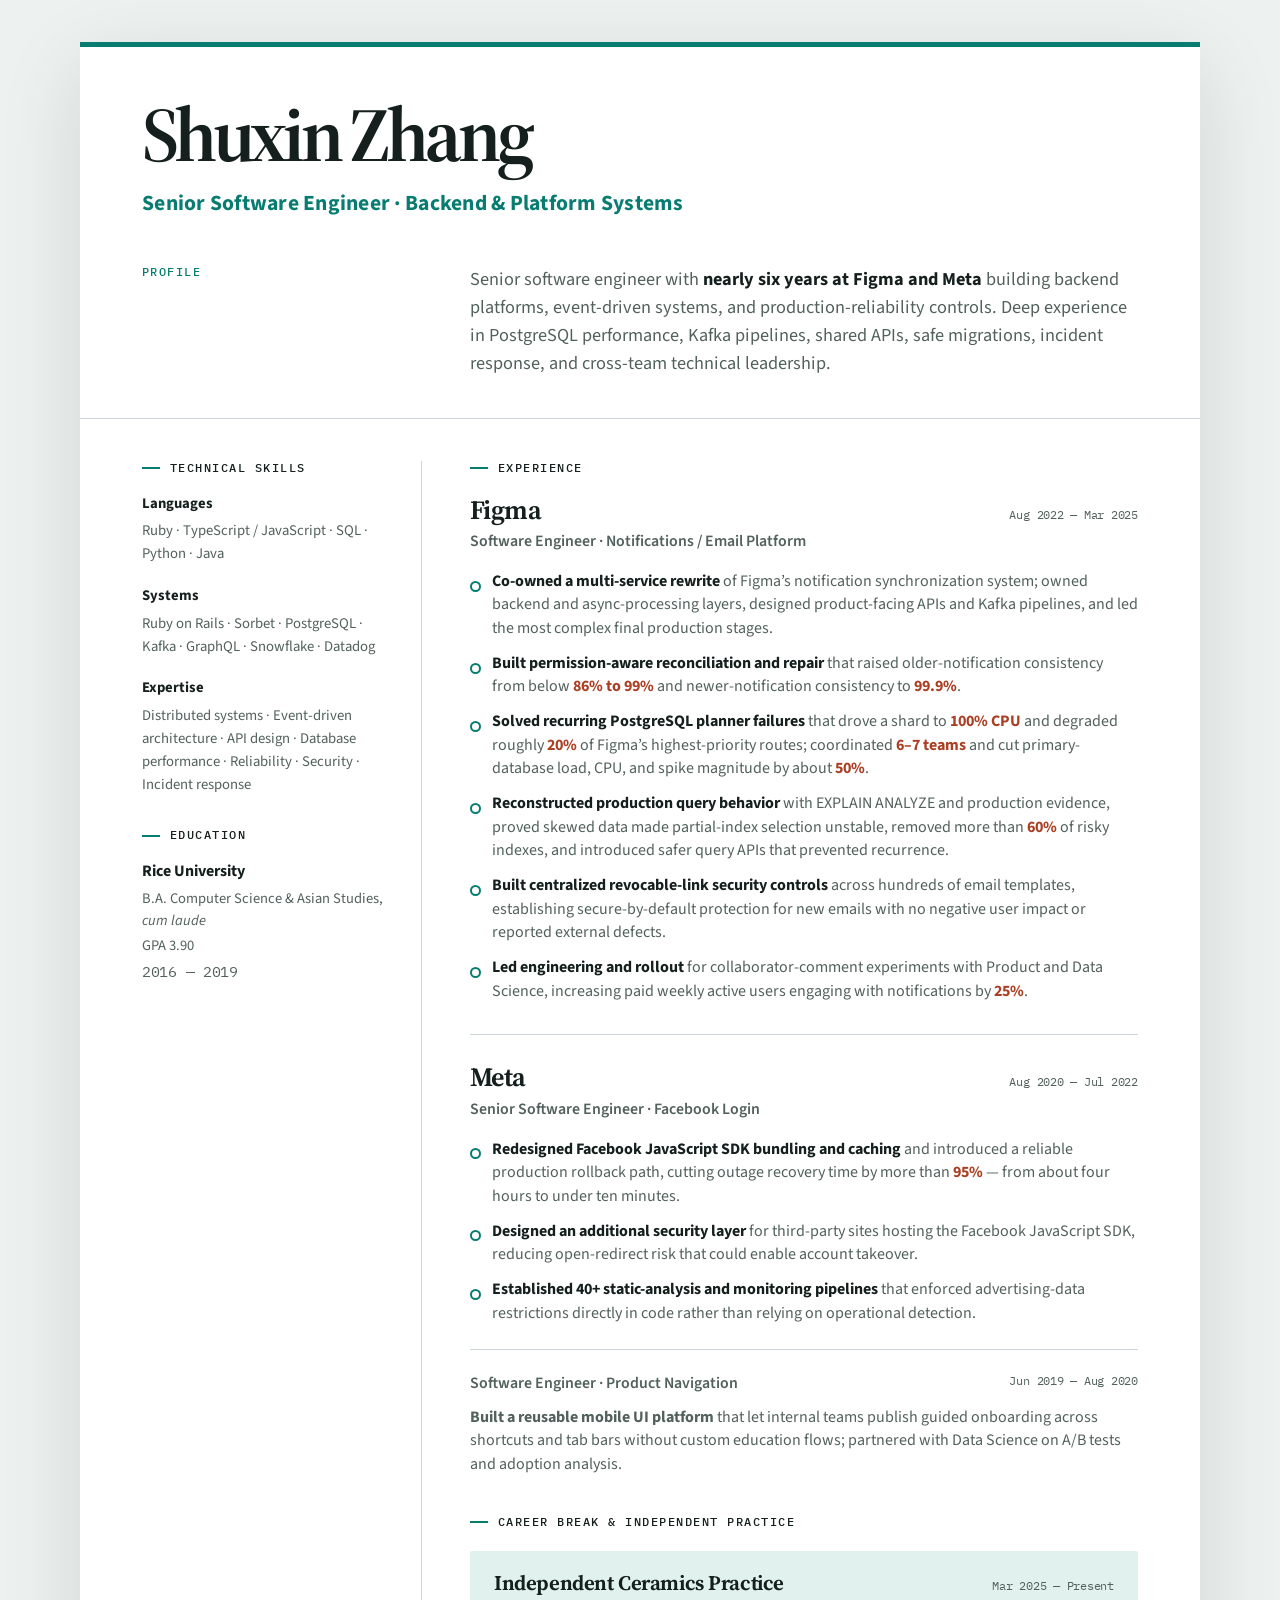
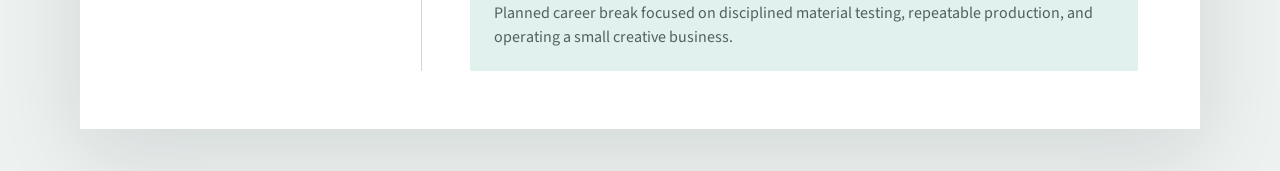
<file: index.html>
<!doctype html>
<html lang="en">
<head>
  <meta charset="utf-8" />
  <meta name="viewport" content="width=device-width, initial-scale=1, viewport-fit=cover" />
  <meta name="color-scheme" content="light dark" />
  <link rel="icon" href="data:," />
  <link rel="preconnect" href="https://fonts.googleapis.com" />
  <link rel="preconnect" href="https://fonts.gstatic.com" crossorigin />
  <link href="https://fonts.googleapis.com/css2?family=IBM+Plex+Mono:wght@500&family=Source+Sans+3:ital,wght@0,400;0,600;0,700;1,400&family=Source+Serif+4:opsz,wght@8..60,650&display=swap" rel="stylesheet" />
  <title>Shuxin Zhang — Senior Software Engineer</title>
  <style>
    :root {
      color-scheme: light dark;
      --page: #edf1f0;
      --paper: #ffffff;
      --ink: #15201e;
      --muted: #52615d;
      --line: #ced8d5;
      --accent: #087c70;
      --accent-soft: #e1f1ee;
      --metric: #aa3f23;
      --shadow: 0 24px 80px rgba(18, 40, 35, .12);
    }

    @media (prefers-color-scheme: dark) {
      :root {
        --page: #0d1211;
        --paper: #141b19;
        --ink: #edf4f1;
        --muted: #aebdb8;
        --line: #34423e;
        --accent: #66d6c6;
        --accent-soft: #173733;
        --metric: #ff9b78;
        --shadow: 0 28px 90px rgba(0, 0, 0, .34);
      }
    }

    * { box-sizing: border-box; }
    html { background: var(--page); }
    body {
      margin: 0;
      min-width: 320px;
      background:
        linear-gradient(90deg, transparent calc(50% - 1px), color-mix(in srgb, var(--line) 34%, transparent) 50%, transparent calc(50% + 1px)),
        var(--page);
      color: var(--ink);
      font-family: "Source Sans 3", sans-serif;
      font-size: 16px;
      line-height: 1.48;
      text-rendering: optimizeLegibility;
      -webkit-font-smoothing: antialiased;
    }

    .resume {
      width: min(1120px, calc(100% - 48px));
      margin: 42px auto;
      background: var(--paper);
      box-shadow: var(--shadow);
      border-top: 5px solid var(--accent);
    }

    .masthead {
      display: grid;
      grid-template-columns: 280px minmax(0, 1fr);
      gap: 48px;
      padding: 54px 62px 40px;
      border-bottom: 1px solid var(--line);
    }

    .identity { grid-column: 1 / -1; }

    h1 {
      margin: 0;
      font-family: "Source Serif 4", serif;
      font-size: clamp(3.1rem, 6vw, 5.8rem);
      line-height: .88;
      letter-spacing: -.055em;
      font-weight: 650;
    }

    .role {
      margin: 21px 0 0;
      color: var(--accent);
      font-size: clamp(1.05rem, 2vw, 1.35rem);
      line-height: 1.25;
      font-weight: 700;
      letter-spacing: .012em;
    }

    .summary-label,
    .section-title {
      font-family: "IBM Plex Mono", monospace;
      font-size: .72rem;
      line-height: 1.3;
      letter-spacing: .13em;
      text-transform: uppercase;
      font-weight: 500;
    }

    .summary-label {
      margin: 0 0 10px;
      color: var(--accent);
    }

    .summary {
      margin: 0;
      max-width: 725px;
      font-size: 1.14rem;
      line-height: 1.55;
      color: var(--muted);
    }

    .summary strong { color: var(--ink); font-weight: 700; }

    .content {
      display: grid;
      grid-template-columns: 280px minmax(0, 1fr);
      gap: 48px;
      padding: 42px 62px 58px;
    }

    .sidebar {
      border-right: 1px solid var(--line);
      padding-right: 34px;
    }

    .section-title {
      margin: 0 0 17px;
      color: var(--ink);
      display: flex;
      align-items: center;
      gap: 10px;
    }

    .section-title::before {
      content: "";
      width: 18px;
      height: 2px;
      flex: 0 0 auto;
      background: var(--accent);
    }

    .skills + .skills,
    .sidebar-section + .sidebar-section { margin-top: 32px; }

    .skill-group + .skill-group { margin-top: 19px; }
    .skill-group h3 {
      margin: 0 0 6px;
      font-size: .92rem;
      font-weight: 700;
    }
    .skill-group p {
      margin: 0;
      color: var(--muted);
      font-size: .92rem;
      line-height: 1.55;
    }

    .education-name {
      margin: 0;
      font-weight: 700;
      font-size: 1rem;
    }
    .education-detail,
    .education-date {
      margin: 4px 0 0;
      color: var(--muted);
      font-size: .91rem;
    }
    .education-date,
    .period {
      font-family: "IBM Plex Mono", monospace;
      letter-spacing: -.02em;
    }

    .main-section + .main-section { margin-top: 38px; }
    .main-section > .section-title { margin-bottom: 21px; }

    .job + .job {
      margin-top: 31px;
      padding-top: 29px;
      border-top: 1px solid var(--line);
    }

    .job-head {
      display: grid;
      grid-template-columns: minmax(0, 1fr) auto;
      gap: 14px 20px;
      align-items: baseline;
      margin-bottom: 16px;
    }

    .company {
      margin: 0;
      font-family: "Source Serif 4", serif;
      font-size: 1.65rem;
      line-height: 1.05;
      font-weight: 650;
      letter-spacing: -.02em;
    }

    .job-title {
      margin: 6px 0 0;
      color: var(--muted);
      font-size: .99rem;
      font-weight: 600;
    }

    .period {
      margin: 0;
      color: var(--muted);
      font-size: .74rem;
      white-space: nowrap;
    }

    .bullets {
      list-style: none;
      padding: 0;
      margin: 0;
    }

    .bullets li {
      position: relative;
      margin: 0;
      padding-left: 22px;
      color: var(--muted);
    }

    .bullets li + li { margin-top: 11px; }

    .bullets li::before {
      content: "";
      position: absolute;
      left: 0;
      top: .68em;
      width: 7px;
      height: 7px;
      border: 2px solid var(--accent);
      border-radius: 50%;
    }

    .bullets strong {
      color: var(--ink);
      font-weight: 700;
    }

    .metric {
      color: var(--metric);
      font-weight: 700;
      white-space: nowrap;
    }

    .compact-job {
      display: grid;
      grid-template-columns: minmax(0, 1fr) auto;
      gap: 14px 20px;
      padding-top: 22px;
      margin-top: 24px;
      border-top: 1px solid var(--line);
    }

    .compact-job p { margin: 0; }
    .compact-job .description {
      grid-column: 1 / -1;
      color: var(--muted);
      margin-top: -4px;
    }

    .break-note {
      padding: 21px 24px;
      background: var(--accent-soft);
      border-radius: 2px;
    }
    .break-note .job-head { margin-bottom: 8px; }
    .break-note .company { font-size: 1.3rem; }
    .break-note p:last-child { margin: 0; color: var(--muted); }

    .quiet-footer {
      display: none;
    }

    @media (max-width: 820px) {
      body { background: var(--page); }
      .resume {
        width: min(100% - 24px, 640px);
        margin: 12px auto;
      }
      .masthead,
      .content {
        grid-template-columns: 1fr;
        gap: 30px;
        padding-left: clamp(24px, 7vw, 42px);
        padding-right: clamp(24px, 7vw, 42px);
      }
      .masthead { padding-top: 42px; }
      h1 { font-size: clamp(3rem, 16vw, 5rem); }
      .sidebar {
        border-right: 0;
        border-bottom: 1px solid var(--line);
        padding: 0 0 33px;
        display: grid;
        grid-template-columns: 1fr 1fr;
        gap: 30px;
      }
      .sidebar-section + .sidebar-section { margin-top: 0; }
    }

    @media (max-width: 540px) {
      .resume {
        width: 100%;
        margin: 0;
        border-top-width: 4px;
        box-shadow: none;
      }
      .masthead { padding-top: 36px; padding-bottom: 31px; }
      .content { padding-top: 32px; padding-bottom: 42px; }
      h1 { font-size: 3.65rem; }
      .role { margin-top: 16px; }
      .summary { font-size: 1.04rem; }
      .sidebar { grid-template-columns: 1fr; gap: 29px; }
      .job-head,
      .compact-job { grid-template-columns: 1fr; gap: 7px; }
      .period { white-space: normal; }
      .compact-job .description { grid-column: 1; margin-top: 3px; }
      .company { font-size: 1.45rem; }
      .bullets li { padding-left: 20px; }
      .break-note { padding: 20px; }
    }

    @media print {
      @page { size: letter; margin: 0; }
      :root {
        --page: #fff;
        --paper: #fff;
        --ink: #111917;
        --muted: #37443f;
        --line: #c9d2cf;
        --accent: #087c70;
        --accent-soft: #edf7f5;
        --metric: #8e321c;
      }
      body { background: #fff; font-size: 10.5pt; }
      .resume {
        width: 8.5in;
        margin: 0;
        box-shadow: none;
        break-inside: avoid;
      }
      .masthead { padding: .42in .55in .28in; gap: .32in; grid-template-columns: 2in 1fr; }
      .content { padding: .28in .55in .38in; gap: .32in; grid-template-columns: 2in 1fr; }
      h1 { font-size: 38pt; }
      .summary { font-size: 10.4pt; }
      .sidebar { padding-right: .24in; }
      .job + .job { margin-top: 17px; padding-top: 16px; }
      .bullets li + li { margin-top: 5px; }
      .main-section + .main-section { margin-top: 22px; }
    }
  </style>
</head>
<body>
  <main class="resume">
    <header class="masthead">
      <div class="identity">
        <h1>Shuxin Zhang</h1>
        <p class="role">Senior Software Engineer · Backend &amp; Platform Systems</p>
      </div>
      <p class="summary-label">Profile</p>
      <p class="summary">
        Senior software engineer with <strong>nearly six years at Figma and Meta</strong> building backend platforms, event-driven systems, and production-reliability controls. Deep experience in PostgreSQL performance, Kafka pipelines, shared APIs, safe migrations, incident response, and cross-team technical leadership.
      </p>
    </header>

    <div class="content">
      <aside class="sidebar" aria-label="Skills and education">
        <section class="sidebar-section">
          <h2 class="section-title">Technical skills</h2>
          <div class="skill-group">
            <h3>Languages</h3>
            <p>Ruby · TypeScript / JavaScript · SQL · Python · Java</p>
          </div>
          <div class="skill-group">
            <h3>Systems</h3>
            <p>Ruby on Rails · Sorbet · PostgreSQL · Kafka · GraphQL · Snowflake · Datadog</p>
          </div>
          <div class="skill-group">
            <h3>Expertise</h3>
            <p>Distributed systems · Event-driven architecture · API design · Database performance · Reliability · Security · Incident response</p>
          </div>
        </section>

        <section class="sidebar-section">
          <h2 class="section-title">Education</h2>
          <p class="education-name">Rice University</p>
          <p class="education-detail">B.A. Computer Science &amp; Asian Studies, <em>cum laude</em></p>
          <p class="education-detail">GPA 3.90</p>
          <p class="education-date">2016 — 2019</p>
        </section>
      </aside>

      <div>
        <section class="main-section" aria-labelledby="experience-title">
          <h2 class="section-title" id="experience-title">Experience</h2>

          <article class="job">
            <div class="job-head">
              <div>
                <h3 class="company">Figma</h3>
                <p class="job-title">Software Engineer · Notifications / Email Platform</p>
              </div>
              <p class="period">Aug 2022 — Mar 2025</p>
            </div>
            <ul class="bullets">
              <li><strong>Co-owned a multi-service rewrite</strong> of Figma’s notification synchronization system; owned backend and async-processing layers, designed product-facing APIs and Kafka pipelines, and led the most complex final production stages.</li>
              <li><strong>Built permission-aware reconciliation and repair</strong> that raised older-notification consistency from below <span class="metric">86% to 99%</span> and newer-notification consistency to <span class="metric">99.9%</span>.</li>
              <li><strong>Solved recurring PostgreSQL planner failures</strong> that drove a shard to <span class="metric">100% CPU</span> and degraded roughly <span class="metric">20%</span> of Figma’s highest-priority routes; coordinated <span class="metric">6–7 teams</span> and cut primary-database load, CPU, and spike magnitude by about <span class="metric">50%</span>.</li>
              <li><strong>Reconstructed production query behavior</strong> with EXPLAIN ANALYZE and production evidence, proved skewed data made partial-index selection unstable, removed more than <span class="metric">60%</span> of risky indexes, and introduced safer query APIs that prevented recurrence.</li>
              <li><strong>Built centralized revocable-link security controls</strong> across hundreds of email templates, establishing secure-by-default protection for new emails with no negative user impact or reported external defects.</li>
              <li><strong>Led engineering and rollout</strong> for collaborator-comment experiments with Product and Data Science, increasing paid weekly active users engaging with notifications by <span class="metric">25%</span>.</li>
            </ul>
          </article>

          <article class="job">
            <div class="job-head">
              <div>
                <h3 class="company">Meta</h3>
                <p class="job-title">Senior Software Engineer · Facebook Login</p>
              </div>
              <p class="period">Aug 2020 — Jul 2022</p>
            </div>
            <ul class="bullets">
              <li><strong>Redesigned Facebook JavaScript SDK bundling and caching</strong> and introduced a reliable production rollback path, cutting outage recovery time by more than <span class="metric">95%</span> — from about four hours to under ten minutes.</li>
              <li><strong>Designed an additional security layer</strong> for third-party sites hosting the Facebook JavaScript SDK, reducing open-redirect risk that could enable account takeover.</li>
              <li><strong>Established 40+ static-analysis and monitoring pipelines</strong> that enforced advertising-data restrictions directly in code rather than relying on operational detection.</li>
            </ul>

            <div class="compact-job">
              <div>
                <p class="job-title">Software Engineer · Product Navigation</p>
              </div>
              <p class="period">Jun 2019 — Aug 2020</p>
              <p class="description"><strong>Built a reusable mobile UI platform</strong> that let internal teams publish guided onboarding across shortcuts and tab bars without custom education flows; partnered with Data Science on A/B tests and adoption analysis.</p>
            </div>
          </article>
        </section>

        <section class="main-section" aria-labelledby="break-title">
          <h2 class="section-title" id="break-title">Career break &amp; independent practice</h2>
          <div class="break-note">
            <div class="job-head">
              <h3 class="company">Independent Ceramics Practice</h3>
              <p class="period">Mar 2025 — Present</p>
            </div>
            <p>Planned career break focused on disciplined material testing, repeatable production, and operating a small creative business.</p>
          </div>
        </section>
      </div>
    </div>
  </main>
</body>
</html>
</file>
